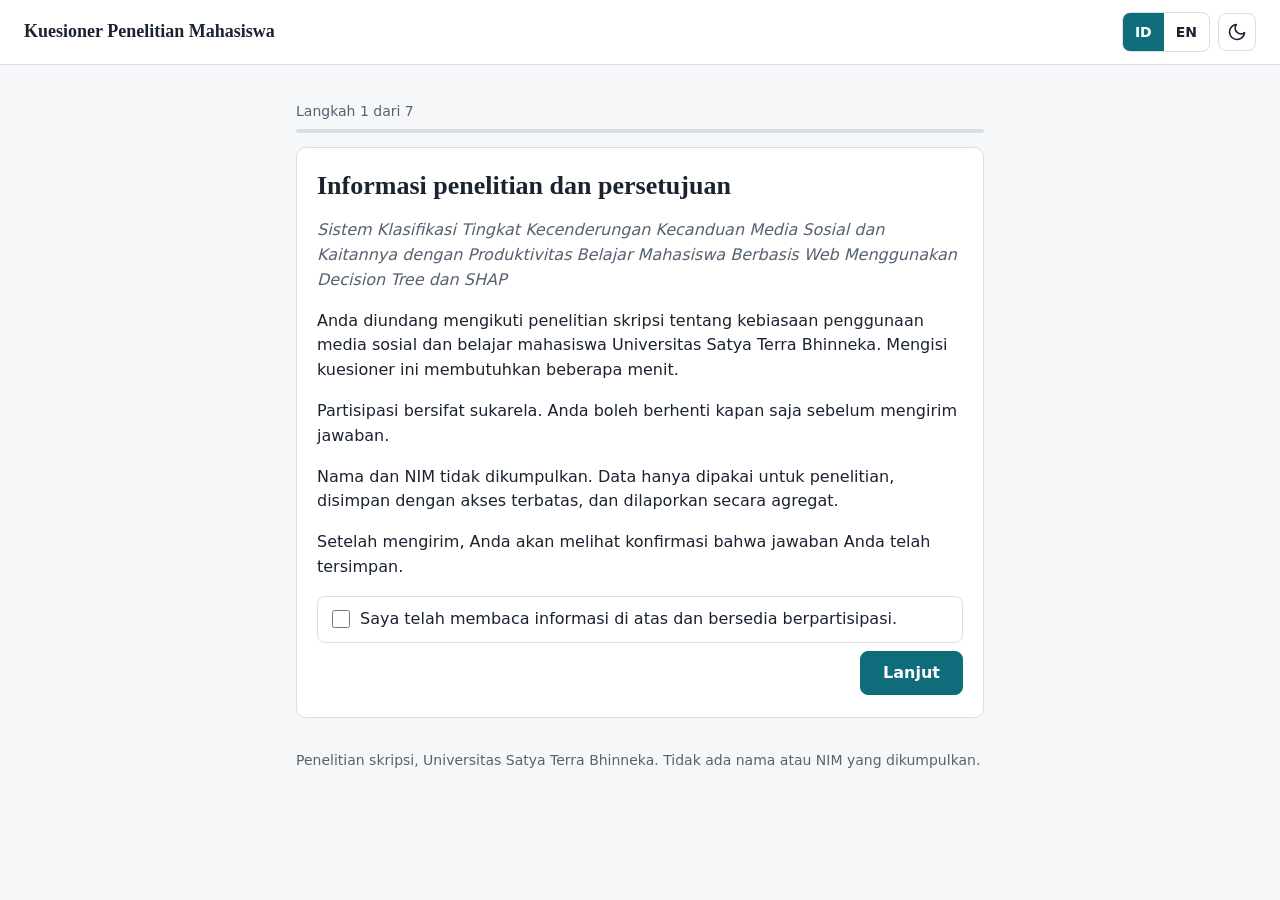
<file: index.html>
<!doctype html>
<html lang="id" data-theme="light">
<head>
<meta charset="utf-8">
<meta name="viewport" content="width=device-width, initial-scale=1">
<title>Kuesioner Penelitian Mahasiswa</title>
<script>try{var t=localStorage.getItem('theme');if(t!=='dark'&&t!=='light'){t=matchMedia('(prefers-color-scheme: dark)').matches?'dark':'light'}document.documentElement.dataset.theme=t}catch(e){}</script>
<link rel="stylesheet" href="style.css">
</head>
<body>
<header class="top">
  <div class="brand" id="siteTitle"></div>
  <div class="tools">
    <div class="seg" role="group" aria-label="Bahasa / Language">
      <button type="button" data-lang="id" aria-pressed="true">ID</button>
      <button type="button" data-lang="en" aria-pressed="false">EN</button>
    </div>
    <button type="button" id="themeBtn" class="icon" aria-label="Tema">
      <svg class="sun" viewBox="0 0 24 24" fill="none" stroke="currentColor" stroke-width="2" stroke-linecap="round" aria-hidden="true"><circle cx="12" cy="12" r="4"/><path d="M12 2v2M12 20v2M4.9 4.9l1.4 1.4M17.7 17.7l1.4 1.4M2 12h2M20 12h2M4.9 19.1l1.4-1.4M17.7 6.3l1.4-1.4"/></svg>
      <svg class="moon" viewBox="0 0 24 24" fill="none" stroke="currentColor" stroke-width="2" stroke-linecap="round" stroke-linejoin="round" aria-hidden="true"><path d="M21 12.8A9 9 0 1 1 11.2 3a7 7 0 0 0 9.8 9.8z"/></svg>
    </button>
  </div>
</header>
<main>
  <p id="langNote" class="muted" role="note"></p>
  <div id="progress" class="progress"><span id="stepLabel"></span><div class="bar"><i id="barFill"></i></div></div>
  <div id="app"></div>
  <noscript><p>Aktifkan JavaScript untuk mengisi kuesioner ini. / Please enable JavaScript to fill in this questionnaire.</p></noscript>
</main>
<footer id="footer"></footer>
<script src="config.js"></script>
<script src="instrument.js"></script>
<script src="translations.js"></script>
<script src="submit.js"></script>
<script src="script.js"></script>
</body>
</html>
</file>
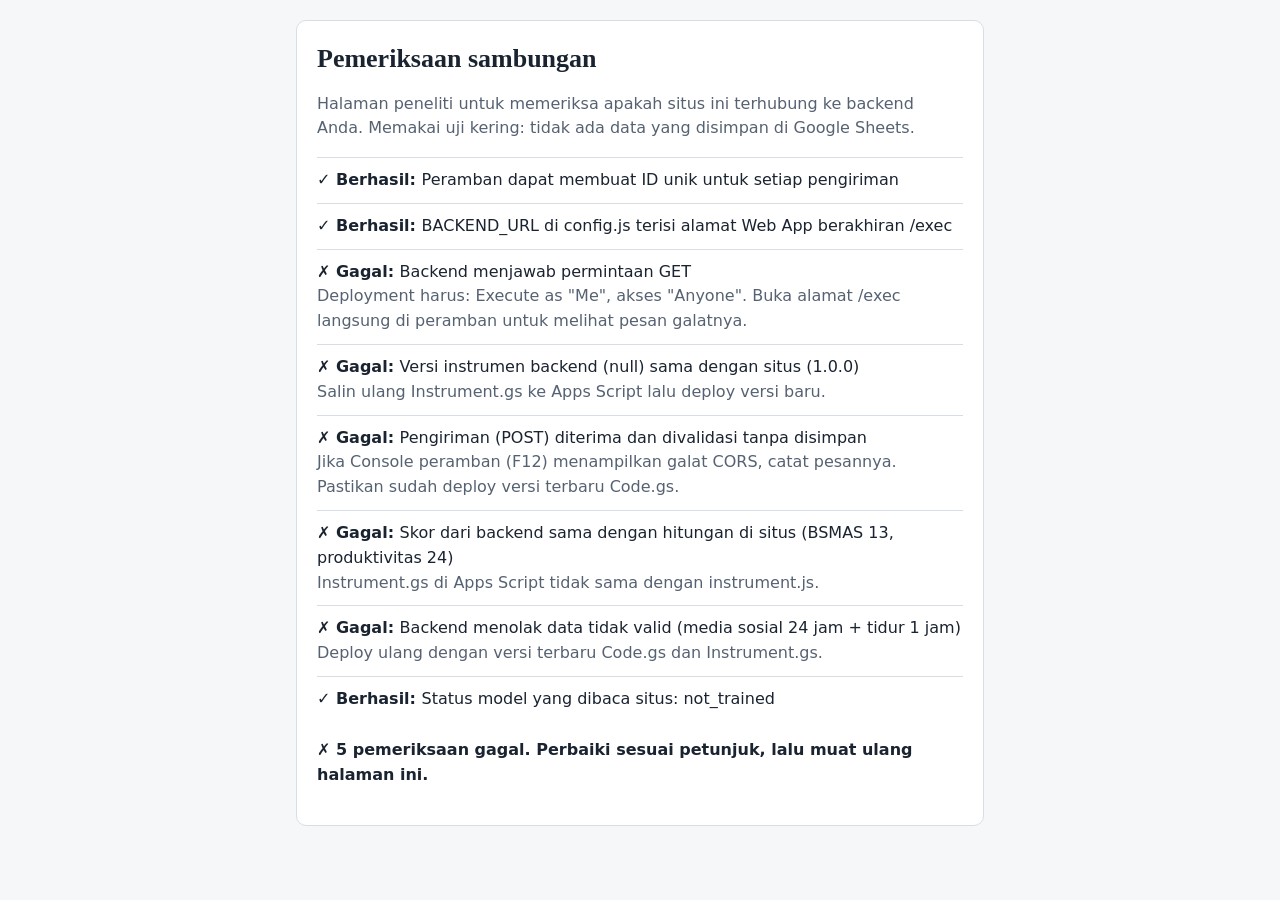
<file: check.html>
<!doctype html>
<html lang="id" data-theme="light">
<head>
<meta charset="utf-8">
<meta name="viewport" content="width=device-width, initial-scale=1">
<title>Pemeriksaan sambungan</title>
<script>try{var t=localStorage.getItem('theme');if(t!=='dark'&&t!=='light'){t=matchMedia('(prefers-color-scheme: dark)').matches?'dark':'light'}document.documentElement.dataset.theme=t}catch(e){}</script>
<link rel="stylesheet" href="style.css">
</head>
<body>
<main>
  <div class="card">
    <h2>Pemeriksaan sambungan</h2>
    <p class="muted">Halaman peneliti untuk memeriksa apakah situs ini terhubung ke backend Anda. Memakai uji kering: tidak ada data yang disimpan di Google Sheets.</p>
    <ol id="list" class="shaplist"></ol>
    <p id="summary" role="status"><strong>Memeriksa…</strong></p>
  </div>
</main>
<script src="config.js"></script>
<script src="instrument.js"></script>
<script src="submit.js"></script>
<script>
(async function () {
  const I = Instrument, C = window.APP_CONFIG || {}, list = document.getElementById('list');
  const SAMPLE = { S1: 'ya', S2: 'ya', S3: 'belum', D1: 20, D2: 'perempuan', D3: 2023, D4: 's1_informatika', F1: 3.5, F2: 3, F3: 'tiktok', F4: 'hiburan',
    F5: 4, F6: 2, F7: 6.5, B1: 3, B2: 3, B3: 2, B4: 2, B5: 1, B6: 2, P1: 3, P2: 4, P3: 2, P4: 5, P5: 1, P6: 2, P7: 5 };
  let bad = 0;
  function row(ok, text, hint) {
    if (!ok) bad++;
    const li = document.createElement('li'), s = document.createElement('strong');
    s.textContent = ok ? '✓ Berhasil: ' : '✗ Gagal: ';
    li.append(s, document.createTextNode(text));
    if (!ok && hint) { const d = document.createElement('div'); d.className = 'muted'; d.textContent = hint; li.append(d); }
    list.append(li);
  }
  const post = async (extra) => (await fetch(C.BACKEND_URL, { method: 'POST', headers: { 'Content-Type': 'text/plain;charset=utf-8' }, redirect: 'follow',
    body: JSON.stringify(Object.assign({ submission_id: Submitter.uuid(), consent: true, language_preference: 'id', duration_seconds: 1, model_status: 'not_trained', dry_run: true, answers: SAMPLE }, extra)) })).json();

  row(!!(window.crypto && crypto.randomUUID), 'Peramban dapat membuat ID unik untuk setiap pengiriman', 'Buka situs lewat https:// (GitHub Pages) atau http://localhost.');
  const urlOk = /^https:\/\/script\.google\.com\/macros\/s\/[^/]+\/exec$/.test(C.BACKEND_URL || '');
  row(urlOk, 'BACKEND_URL di config.js terisi alamat Web App berakhiran /exec', 'Salin alamat hasil Deploy ke config.js (lihat docs/DEPLOYMENT.md).');
  if (urlOk) {
    let g = null, ok1 = null, bad1 = null;
    try { g = await (await fetch(C.BACKEND_URL, { redirect: 'follow' })).json(); } catch (e) { /* dilaporkan di bawah */ }
    row(!!(g && g.ok === true), 'Backend menjawab permintaan GET', 'Deployment harus: Execute as "Me", akses "Anyone". Buka alamat /exec langsung di peramban untuk melihat pesan galatnya.');
    row(!!(g && g.instrument_version === I.VERSION), 'Versi instrumen backend (' + (g && g.instrument_version) + ') sama dengan situs (' + I.VERSION + ')', 'Salin ulang Instrument.gs ke Apps Script lalu deploy versi baru.');
    try { ok1 = await post({}); } catch (e) { /* dilaporkan di bawah */ }
    row(!!(ok1 && ok1.ok && ok1.status === 'dry_run'), 'Pengiriman (POST) diterima dan divalidasi tanpa disimpan', 'Jika Console peramban (F12) menampilkan galat CORS, catat pesannya. Pastikan sudah deploy versi terbaru Code.gs.');
    row(!!(ok1 && ok1.bsmas_score === I.bsmasScore(SAMPLE) && ok1.productivity_score === I.productivityScore(SAMPLE) && ok1.bsmas_category === I.bsmasCategory(I.bsmasScore(SAMPLE))),
      'Skor dari backend sama dengan hitungan di situs (BSMAS ' + I.bsmasScore(SAMPLE) + ', produktivitas ' + I.productivityScore(SAMPLE) + ')', 'Instrument.gs di Apps Script tidak sama dengan instrument.js.');
    try { bad1 = await post({ answers: Object.assign({}, SAMPLE, { F1: 24, F7: 1 }) }); } catch (e) { /* dilaporkan di bawah */ }
    row(!!(bad1 && bad1.error === 'validation' && bad1.errors.some((e) => e.code === 'sum_exceeds_24')), 'Backend menolak data tidak valid (media sosial 24 jam + tidur 1 jam)', 'Deploy ulang dengan versi terbaru Code.gs dan Instrument.gs.');
  }
  try {
    const m = await (await fetch(C.MODEL_METADATA_URL || 'model/model-metadata.json', { cache: 'no-store' })).json();
    row(!!m.status, 'Status model yang dibaca situs: ' + m.status + (m.version ? ' (versi ' + m.version + ')' : ''), '');
  } catch (e) { row(false, 'Berkas model/model-metadata.json terbaca', 'Pastikan berkas itu ikut terunggah ke GitHub.'); }
  document.getElementById('summary').innerHTML = '<strong></strong>';
  document.querySelector('#summary strong').textContent = bad ? '✗ ' + bad + ' pemeriksaan gagal. Perbaiki sesuai petunjuk, lalu muat ulang halaman ini.'
    : '✓ Semua pemeriksaan berhasil. Langkah berikutnya: uji satu pengiriman nyata dan periksa baris di Google Sheets.';
})();
</script>
</body>
</html>
</file>
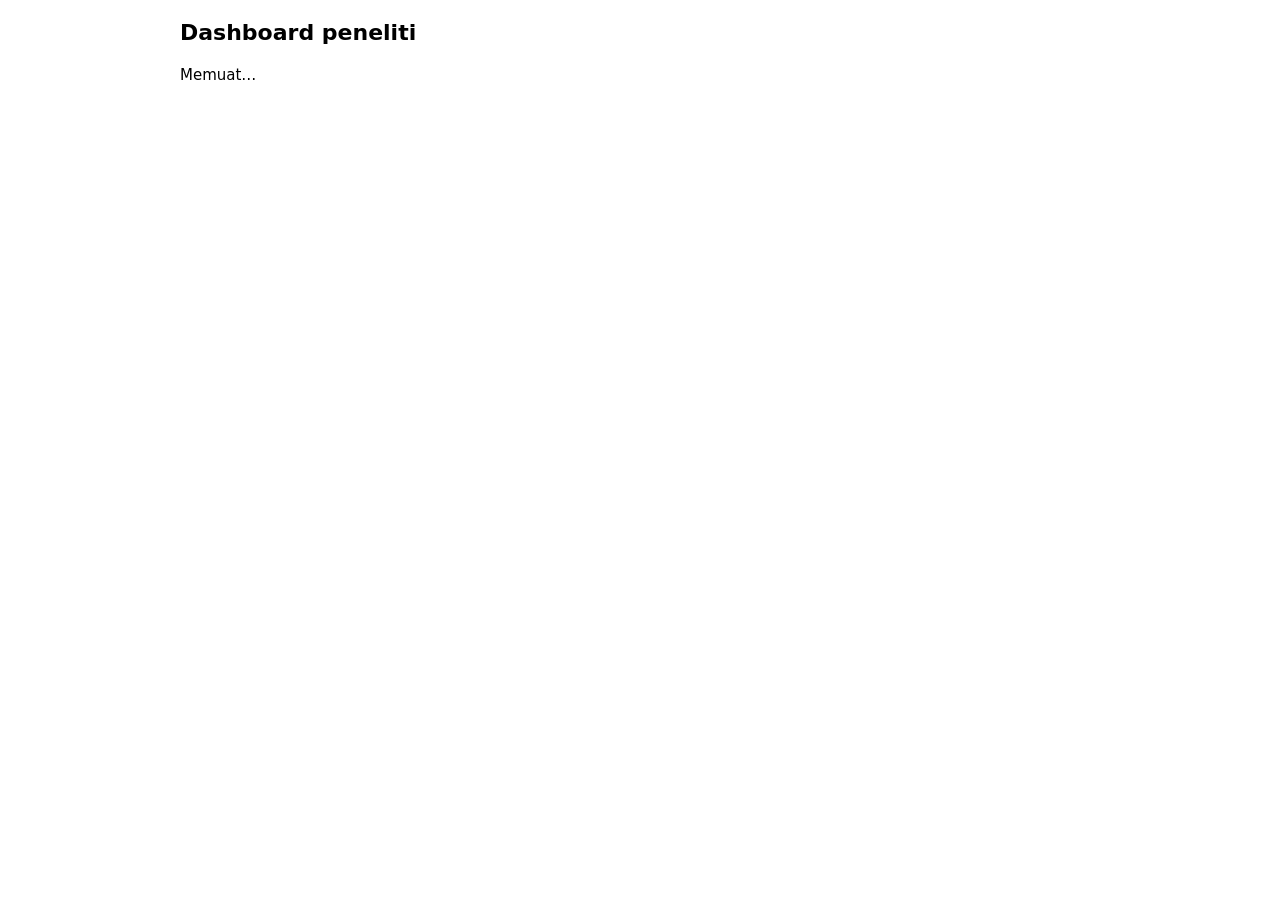
<file: backend/Admin.html>
<!doctype html>
<html lang="id">
<head>
<meta charset="utf-8">
<base target="_top">
<style>
:root{color-scheme:light dark;--line:#8884;--acc:#0f6c7b}
@media (prefers-color-scheme:dark){:root{--acc:#63c2d1}}
body{font:15px/1.5 system-ui,-apple-system,"Segoe UI",sans-serif;margin:0 auto;padding:16px;max-width:920px}
h1{font-size:22px;margin:0 0 8px}h2{font-size:17px;margin:26px 0 6px}
.cards{display:grid;grid-template-columns:repeat(auto-fit,minmax(150px,1fr));gap:10px}
.card{border:1px solid var(--line);border-radius:8px;padding:10px 12px}.card b{display:block;font-size:24px}
table{width:100%;border-collapse:collapse}td{padding:3px 6px;border-bottom:1px solid var(--line);vertical-align:middle}td:last-child{text-align:right;width:3.5rem}
td.b{width:45%}td.b i{display:block;height:9px;background:var(--acc);border-radius:4px}
.muted{opacity:.75}.warn{border-left:4px solid #c98a00;padding:6px 10px;margin:8px 0}
</style>
</head>
<body>
<h1>Dashboard peneliti</h1>
<p id="status">Memuat…</p>
<div id="out" hidden>
  <p class="muted">Hanya agregat. Baris uji (D4 "Lainnya" = UJI) tidak dihitung. Dibuat <span id="gen"></span>.</p>
  <div class="cards">
    <div class="card"><span>Responden</span><b id="n"></b></div>
    <div class="card"><span>Baris uji (tidak dihitung)</span><b id="ntest"></b></div>
    <div class="card"><span>Skor BSMAS (rata-rata)</span><b id="bsmas"></b></div>
    <div class="card"><span>Produktivitas (rata-rata)</span><b id="prod"></b></div>
  </div>
  <p>Pengiriman terakhir: <span id="last"></span></p>
  <h2>Kategori BSMAS</h2><div id="cats"></div><div class="warn" id="gate"></div>
  <h2>Program studi</h2><div id="prodi"></div>
  <h2>Angkatan</h2><div id="angkatan"></div>
  <h2>Pengiriman per hari (14 hari terakhir dengan data)</h2><div id="day"></div>
  <h2>Karakteristik</h2><div id="gender"></div><div id="language"></div>
  <h2>Kualitas data</h2><ul id="quality"></ul>
  <h2>Model</h2><div id="model" class="muted">Isi <code>SITE_URL</code> di Code.gs untuk menampilkan status model.</div>
  <h2>Sebaran jawaban per butir</h2><div id="items"></div>
</div>
<script>
const $ = (id) => document.getElementById(id);
const esc = (s) => String(s).replace(/[&<>"']/g, (c) => ({ '&': '&amp;', '<': '&lt;', '>': '&gt;', '"': '&quot;', "'": '&#39;' }[c]));
const f2 = (v) => (v === null || v === undefined ? '-' : Number(v).toFixed(2));
const NAMES = { D1: 'Usia', D2: 'Jenis kelamin', D3: 'Angkatan', D4: 'Program studi', F1: 'Durasi per hari (jam)', F2: 'Frekuensi membuka (kode 1-5)', F3: 'Platform',
  F4: 'Tujuan', F5: 'Menjelang tidur (1-5)', F6: 'Notifikasi (1-3)', F7: 'Jam tidur', P1: 'Jam belajar mandiri (kode 1-5)' };
function bars(o, order) {
  const keys = order || Object.keys(o), mx = Math.max(1, ...keys.map((k) => o[k] || 0));
  return '<table>' + keys.map((k) => '<tr><td>' + esc(k) + '</td><td class="b"><i style="width:' + ((o[k] || 0) / mx * 100).toFixed(1) + '%"></i></td><td>' + (o[k] || 0) + '</td></tr>').join('') + '</table>';
}
function stat(s) { return s.n ? 'n=' + s.n + ', min ' + f2(s.min) + ', Q1 ' + f2(s.q1) + ', median ' + f2(s.median) + ', Q3 ' + f2(s.q3) + ', maks ' + f2(s.max) + ', rata-rata ' + f2(s.mean) + ', SD ' + f2(s.sd) : 'belum ada data'; }
function render(s) {
  $('status').hidden = true; $('out').hidden = false;
  $('gen').textContent = s.generated_at; $('n').textContent = s.n; $('ntest').textContent = s.n_test_rows; $('last').textContent = s.last_submission || '-';
  $('bsmas').textContent = f2(s.bsmas.stats.mean); $('prod').textContent = f2(s.productivity.mean);
  $('cats').innerHTML = bars(s.bsmas.cats, ['rendah', 'sedang', 'tinggi']);
  $('gate').textContent = s.gate.ok ? 'Setiap kategori sudah mencapai ' + s.gate.target + ' responden.' : 'Syarat model belum terpenuhi: kategori terkecil baru ' + s.gate.min_per_class + ' dari ' + s.gate.target + ' responden.';
  $('prodi').innerHTML = bars(s.prodi);
  $('angkatan').innerHTML = bars(s.angkatan, Object.keys(s.angkatan).sort());
  $('day').innerHTML = bars(Object.fromEntries(s.by_day.map((x) => [x.d, x.n])), s.by_day.map((x) => x.d));
  $('gender').innerHTML = 'Jenis kelamin' + bars(s.gender); $('language').innerHTML = 'Bahasa pengisian' + bars(s.language);
  const q = s.quality;
  $('quality').innerHTML = ['Baris dengan jawaban persis sama: ' + q.identical_answer_rows + ' (hanya penanda, tinjau manual)', 'Pengisian kurang dari 60 detik: ' + q.fast_under_60s,
    'Median lama pengisian: ' + f2(q.median_duration_s) + ' detik', 'Baris tidak lolos validasi (mungkin diedit manual): ' + q.invalid_rows, 'Skor tersimpan berbeda dari hitung ulang: ' + q.score_mismatch]
    .map((t) => '<li>' + esc(t) + '</li>').join('');
  $('items').innerHTML = Object.keys(s.items).map((k) => '<h3>' + esc(k + (NAMES[k] ? ' ' + NAMES[k] : '')) + '</h3>' + (s.items[k].stats ? '<p class="muted">' + esc(stat(s.items[k].stats)) + '</p>' : bars(s.items[k].counts))).join('');
  if (s.site_url) {
    fetch(s.site_url.replace(/\/?$/, '/') + 'model/model-metadata.json', { cache: 'no-store' }).then((r) => r.json()).then((m) => {
      const t = m.test || {};
      $('model').textContent = 'Status: ' + m.status + (m.version ? ', versi ' + m.version : '') + (m.trained_at ? ', dilatih ' + m.trained_at : '') +
        (t.macro_f1 !== undefined ? '. F1 makro uji ' + f2(t.macro_f1) + ' (baseline ' + f2(t.baseline_macro_f1) + '), akurasi ' + f2(t.accuracy) : '');
    }).catch(() => { $('model').textContent = 'Status model tidak terbaca dari ' + s.site_url; });
  }
}
google.script.run.withSuccessHandler(render).withFailureHandler((e) => { $('status').textContent = 'Gagal: ' + (e && e.message ? e.message : e); }).getStats();
</script>
</body>
</html>
</file>
<file: style.css>
:root{--bg:#f6f7f9;--surface:#fff;--text:#1a2330;--muted:#566272;--line:#d9dee5;--accent:#0f6c7b;--accent-ink:#fff;--soft:#e7f2f4;--warn-bg:#fff6e0;--warn-line:#c98a00;--err:#b3261e;--c1:#4f9d70;--c2:#d9a431;--c3:#c8553d;
--sans:system-ui,-apple-system,"Segoe UI",Roboto,sans-serif;--serif:"Iowan Old Style","Palatino Linotype",Palatino,Georgia,serif;color-scheme:light}
:root[data-theme=dark]{--bg:#1b2026;--surface:#242a31;--text:#e8ecf0;--muted:#a3adba;--line:#3a424c;--accent:#63c2d1;--accent-ink:#10242a;--soft:#25363b;--warn-bg:#352d19;--warn-line:#d9a431;--err:#ff8a80;--c1:#6fc08e;--c2:#e0b24a;--c3:#e07a63;color-scheme:dark}
*{box-sizing:border-box}
body{margin:0;background:var(--bg);color:var(--text);font:16px/1.55 var(--sans)}
.top{position:sticky;top:0;z-index:5;display:flex;align-items:center;justify-content:space-between;gap:12px;padding:10px 16px;background:var(--surface);border-bottom:1px solid var(--line)}
.brand{font:600 18px/1.2 var(--serif)}
.tools{display:flex;gap:8px;align-items:center}
.seg{display:flex;border:1px solid var(--line);border-radius:8px;overflow:hidden}
.seg button{font:600 14px var(--sans);padding:8px 12px;border:0;background:transparent;color:var(--text);cursor:pointer;min-height:38px}
.seg button[aria-pressed=true]{background:var(--accent);color:var(--accent-ink)}
.icon{width:38px;height:38px;display:grid;place-items:center;border:1px solid var(--line);border-radius:8px;background:transparent;color:var(--text);cursor:pointer}
.icon svg{width:20px;height:20px}
:root[data-theme=dark] .moon,:root:not([data-theme=dark]) .sun{display:none}
main{max-width:720px;margin:0 auto;padding:20px 16px 32px}
footer{max-width:720px;margin:0 auto;padding:0 16px 32px;color:var(--muted);font-size:14px}
.muted{color:var(--muted)}
.progress{margin-bottom:14px;font-size:14px;color:var(--muted)}
.bar{height:4px;margin-top:6px;background:var(--line);border-radius:2px}
.bar i{display:block;height:100%;width:0;background:var(--accent);border-radius:2px;transition:width .25s}
.card{background:var(--surface);border:1px solid var(--line);border-radius:10px;padding:22px 20px}
h2{font:600 26px/1.25 var(--serif);margin:0 0 8px}
h3{font:600 19px/1.3 var(--serif);margin:0 0 6px}
h2:focus{outline:none}
.intro{font-weight:600}
.q{border:0;padding:0;margin:0 0 26px;min-width:0}
legend{padding:0;margin-bottom:10px;font-weight:600}
.code{color:var(--muted);font-weight:500;font-size:14px;margin-right:8px}
.opts{display:grid;gap:8px}
.opt{display:flex;align-items:center;gap:10px;min-height:46px;padding:10px 14px;border:1px solid var(--line);border-radius:8px;cursor:pointer}
.opt:has(input:checked){border-color:var(--accent);background:var(--soft)}
.opt input{flex:none;width:18px;height:18px;margin:0;accent-color:var(--accent)}
.opt input:checked~span:last-child{font-weight:600}
.n{font-weight:600;color:var(--muted);min-width:1ch}
.numrow{display:flex;align-items:center;gap:10px;flex-wrap:wrap}
.num,.other{font:inherit;padding:10px 12px;border:1px solid var(--line);border-radius:8px;background:var(--bg);color:var(--text)}
.num{width:8.5rem}.other{width:100%;margin-top:8px}
.err{color:var(--err);margin:6px 0 0;font-size:14px}.err:empty{display:none}
.bad .opt,.bad .num,.bad .other{border-color:var(--err)}
.nav{display:flex;justify-content:space-between;gap:12px;margin-top:8px}
.btn{font:600 16px var(--sans);padding:11px 22px;border-radius:8px;border:1px solid var(--accent);background:var(--accent);color:var(--accent-ink);cursor:pointer;min-height:44px}
.btn.ghost{background:transparent;color:var(--accent)}
.notice{padding:10px 14px;border-left:4px solid var(--accent);background:var(--soft);border-radius:6px}
:focus-visible{outline:3px solid var(--accent);outline-offset:2px}
.res{padding:18px 0;border-top:1px solid var(--line)}
.big{font:600 34px/1.1 var(--serif);margin:4px 0}.big small{font:500 16px var(--sans);color:var(--muted)}
.badge{display:inline-block;margin-left:10px;padding:3px 12px;border-radius:999px;font:600 14px var(--sans);color:#10161d;vertical-align:middle}
.badge.rendah{background:var(--c1)}.badge.sedang{background:var(--c2)}.badge.tinggi{background:var(--c3)}
.meter{position:relative;display:flex;height:12px;margin:18px 0 8px}
.meter i{display:block;height:100%}
.meter i:first-child{border-radius:6px 0 0 6px}.meter i:nth-child(3){border-radius:0 6px 6px 0}.meter.single i{border-radius:6px}
.meter i:nth-child(1){flex:13;background:var(--c1)}.meter i:nth-child(2){flex:5;background:var(--c2)}.meter i:nth-child(3){flex:7;background:var(--c3)}
.meter.single i{flex:1;background:var(--line)}
.meter b{position:absolute;top:-5px;width:4px;height:22px;background:var(--text);border-radius:2px;transform:translateX(-50%)}
.warn{margin-top:14px;padding:14px 16px;border-left:4px solid var(--warn-line);background:var(--warn-bg);border-radius:6px}
.warn p{margin:0 0 10px}.warn p:last-child{margin:0}
@media (min-width:600px){.likert{grid-template-columns:repeat(5,1fr)}.likert .opt{flex-direction:column;justify-content:flex-start;text-align:center;font-size:14px;padding:10px 6px}.top{padding:12px 24px}}
@media (prefers-reduced-motion:reduce){*{transition:none!important}}
.pred h4{font:600 16px var(--sans);margin:18px 0 8px}
.predcard{display:flex;align-items:center;gap:10px;flex-wrap:wrap;margin:0 0 4px;font-weight:600}
.prow{display:grid;grid-template-columns:5.5rem 1fr 4.2rem;align-items:center;gap:10px;margin:6px 0}
.prow b{text-align:right;font-variant-numeric:tabular-nums}
.pbar{height:10px;background:var(--line);border-radius:5px;overflow:hidden}.pbar i{display:block;height:100%}
.pbar i.rendah{background:var(--c1)}.pbar i.sedang{background:var(--c2)}.pbar i.tinggi{background:var(--c3)}
.segc{display:flex;flex-wrap:wrap;gap:8px;margin:8px 0 4px}
.segc button{font:600 14px var(--sans);padding:8px 14px;min-height:40px;border:1px solid var(--line);border-radius:999px;background:transparent;color:var(--text);cursor:pointer}
.segc button[aria-pressed=true]{background:var(--accent);border-color:var(--accent);color:var(--accent-ink)}
.shaplist{list-style:none;padding:0;margin:10px 0}.shaplist li{padding:10px 0;border-top:1px solid var(--line)}
.sbar{display:grid;grid-template-columns:1fr 1fr;gap:2px;margin-bottom:6px}.sbar .l{display:flex;justify-content:flex-end}.sbar i{display:block;height:8px}
.sbar .l i{background:var(--muted);border-radius:4px 0 0 4px}.sbar .r i{background:var(--accent);border-radius:0 4px 4px 0}
.sbar{position:relative}.sbar::after{content:"";position:absolute;left:50%;top:-3px;bottom:-3px;width:1px;background:var(--line)}
.glob{margin-top:16px;border-top:1px solid var(--line);padding-top:10px}.glob summary{cursor:pointer;font-weight:600;min-height:40px}
.glob table{width:100%;border-collapse:collapse}.glob td{padding:4px 6px;border-bottom:1px solid var(--line)}.glob td:first-child{width:42%}.glob td:last-child{width:3.5rem;text-align:right}
.gb i{display:block;height:9px;background:var(--accent);border-radius:4px}.dirs{padding-left:18px}
.thanks{text-align:center;padding:36px 22px}.thanks .nav{justify-content:center}
.saving{display:flex;align-items:center;justify-content:center;gap:12px;margin-top:22px;color:var(--muted)}
.spinner{flex:none;width:22px;height:22px;border:3px solid var(--line);border-top-color:var(--accent);border-radius:50%;animation:spin .9s linear infinite}
@keyframes spin{to{transform:rotate(360deg)}}
.saved{display:flex;align-items:center;justify-content:center;gap:10px;margin-top:22px;font-size:17px}
.tick{flex:none;width:28px;height:28px;color:var(--accent);animation:pop .35s ease-out}
@keyframes pop{from{opacity:0;transform:scale(.8)}to{opacity:1;transform:none}}
.notice.fail{border-left-color:var(--err);text-align:left}
@media (prefers-reduced-motion:reduce){.spinner,.tick{animation:none}}
</file>
